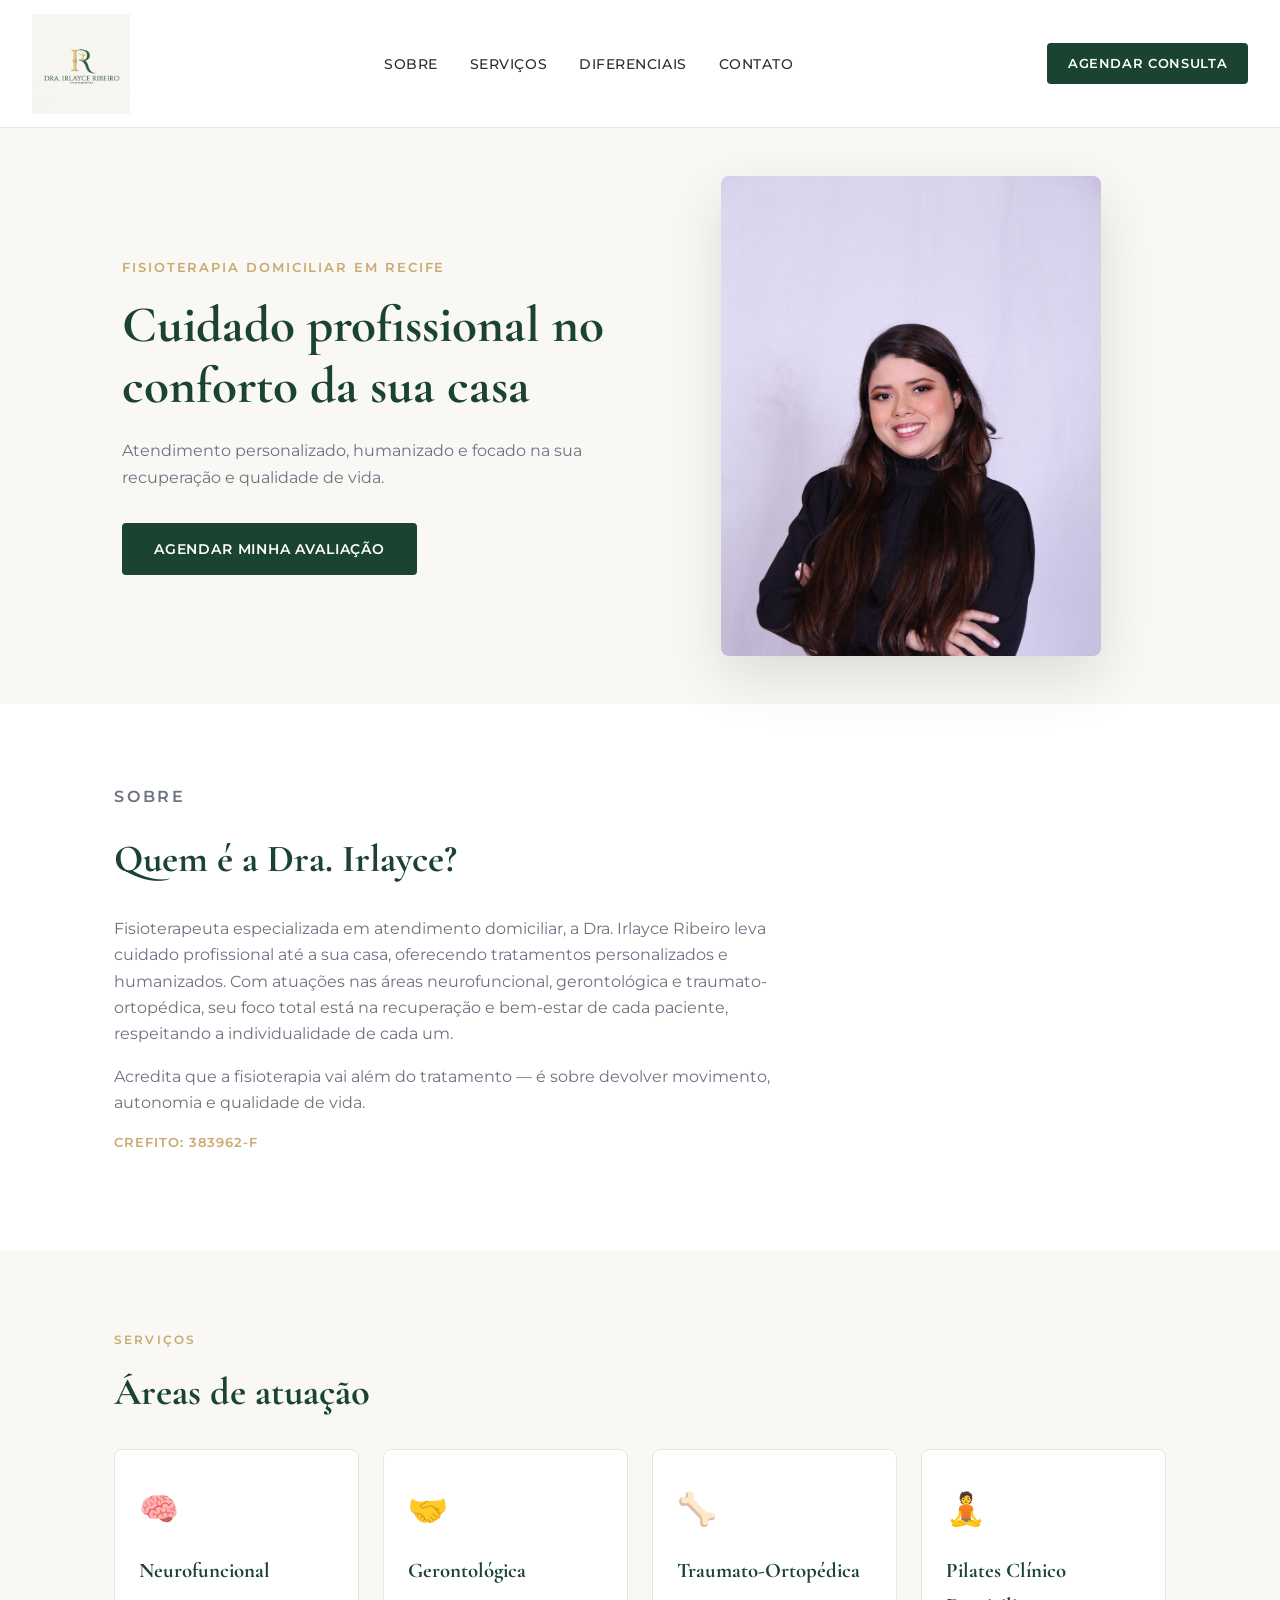
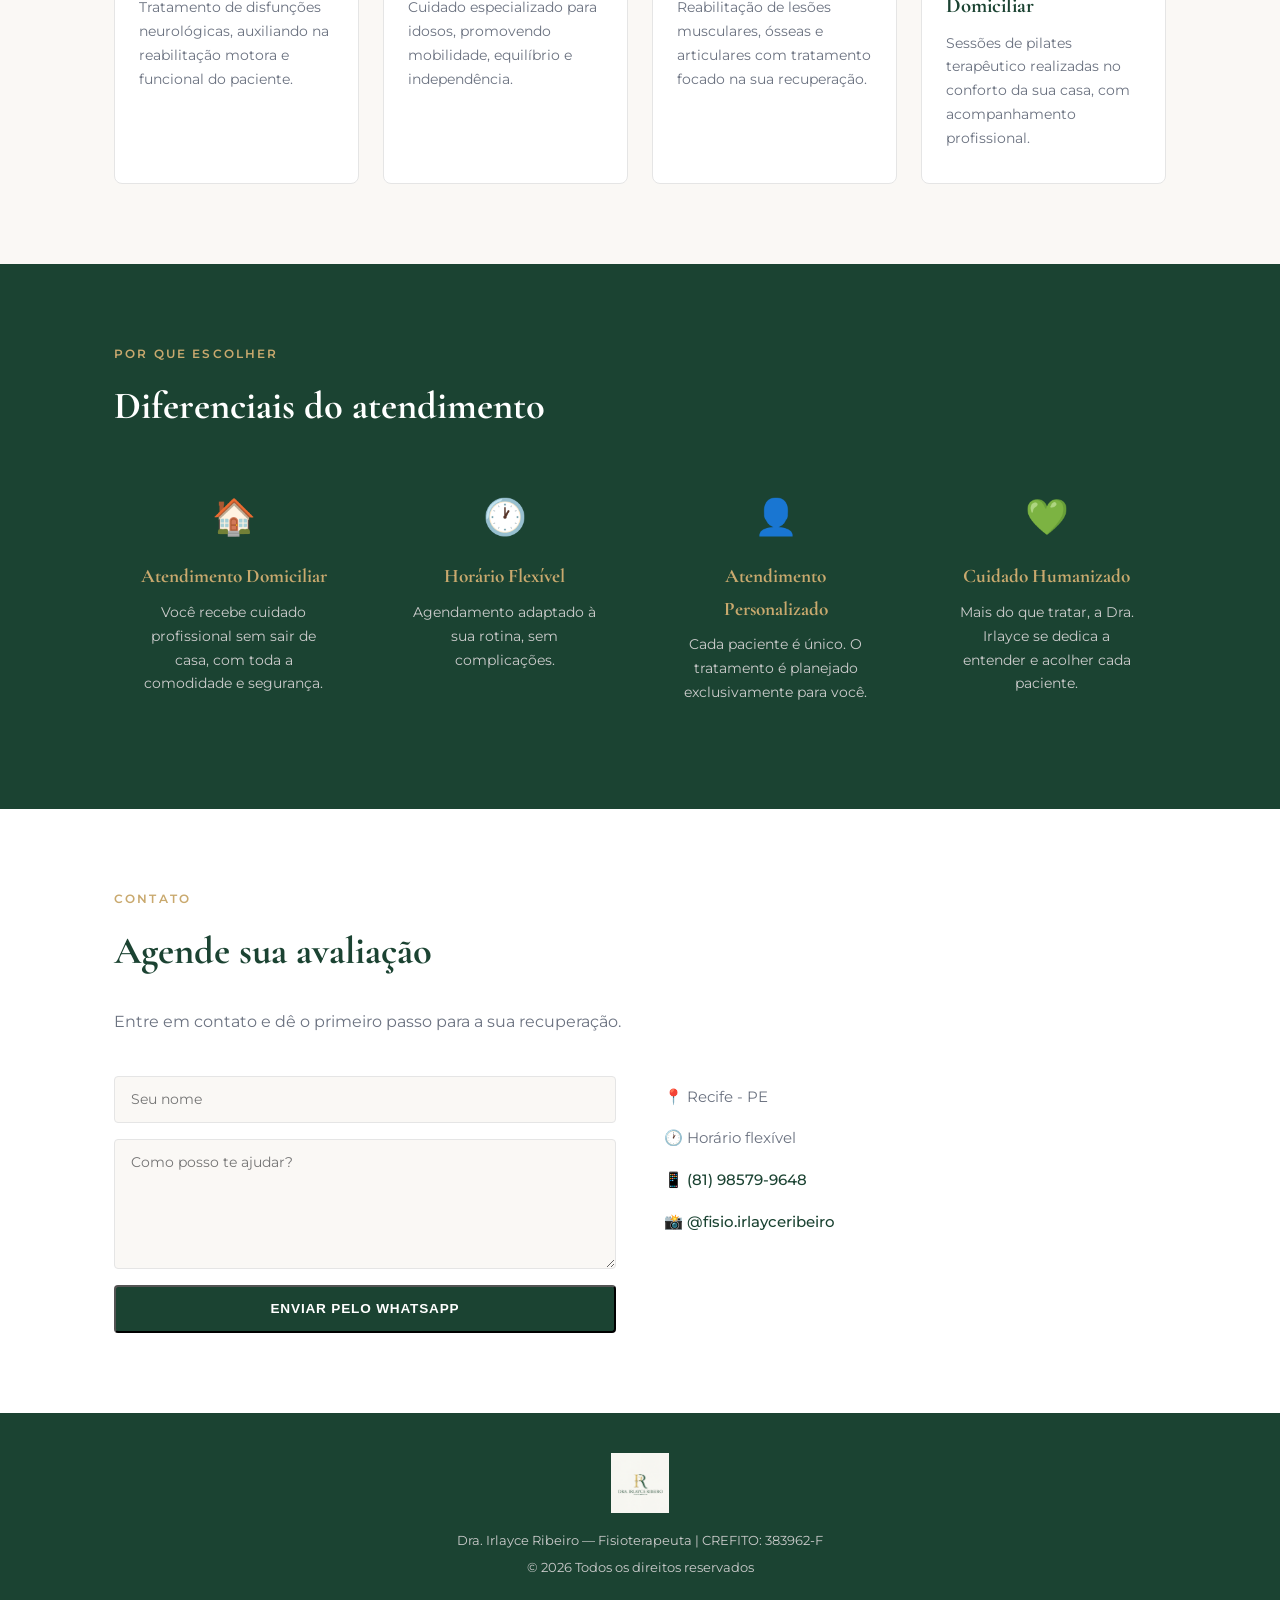
<file: index.html>
<!DOCTYPE html>
<html lang="pt-BR">
<head>
  <meta charset="UTF-8" />
  <meta name="viewport" content="width=device-width, initial-scale=1.0" />
  <meta name="description" content="Dra. Irlayce Ribeiro - Fisioterapeuta em Recife. Atendimento domiciliar nas áreas neurofuncional, gerontológica, traumato-ortopédica e pilates clínico." />
  <title>Dra. Irlayce Ribeiro | Fisioterapeuta em Recife</title>
  <link rel="stylesheet" href="style.css" />
  <link href="https://fonts.googleapis.com/css2?family=Cormorant+Garamond:wght@400;500;600;700&family=Montserrat:wght@300;400;500;600&display=swap" rel="stylesheet" />
</head>
<body>

  <!-- NAVBAR -->
  <nav class="navbar">
    <a href="#topo">
      <img src="img/logo.png" alt="Logo Dra. Irlayce Ribeiro" class="nav-logo" />
    </a>
    <ul class="nav-links">
      <li><a href="#sobre">Sobre</a></li>
      <li><a href="#servicos">Serviços</a></li>
      <li><a href="#diferenciais">Diferenciais</a></li>
      <li><a href="#contato">Contato</a></li>
    </ul>
    <a href="https://wa.me/5581985799648" target="_blank" class="btn-whatsapp-nav">Agendar consulta</a>
  </nav>

  <!-- HERO -->
  <section class="hero" id="topo">
    <div class="hero-texto">
      <p class="hero-subtitulo">Fisioterapia Domiciliar em Recife</p>
      <h1>Cuidado profissional no conforto da sua casa</h1>
      <p class="hero-desc">Atendimento personalizado, humanizado e focado na sua recuperação e qualidade de vida.</p>
      <a href="https://wa.me/5581985799648" target="_blank" class="btn-principal">Agendar minha avaliação</a>
    </div>
    <div class="hero-imagem">
      <img src="img/foto.jpg" alt="Dra. Irlayce Ribeiro - Fisioterapeuta" />
    </div>
  </section>

  <!-- SOBRE -->
  <section class="sobre" id="sobre">
    <div class="container">
      <p class="secao-label">Sobre</p>
      <h2>Quem é a Dra. Irlayce?</h2>
      <p>Fisioterapeuta especializada em atendimento domiciliar, a Dra. Irlayce Ribeiro leva cuidado profissional até a sua casa, oferecendo tratamentos personalizados e humanizados. Com atuações nas áreas neurofuncional, gerontológica e traumato-ortopédica, seu foco total está na recuperação e bem-estar de cada paciente, respeitando a individualidade de cada um.</p>
      <p>Acredita que a fisioterapia vai além do tratamento — é sobre devolver movimento, autonomia e qualidade de vida.</p>
      <p class="crefito">CREFITO: 383962-F</p>
    </div>
  </section>

  <!-- SERVIÇOS -->
  <section class="servicos" id="servicos">
    <div class="container">
      <p class="secao-label">Serviços</p>
      <h2>Áreas de atuação</h2>
      <div class="cards-grid">
        <div class="card">
          <div class="card-icone">🧠</div>
          <h3>Neurofuncional</h3>
          <p>Tratamento de disfunções neurológicas, auxiliando na reabilitação motora e funcional do paciente.</p>
        </div>
        <div class="card">
          <div class="card-icone">🤝</div>
          <h3>Gerontológica</h3>
          <p>Cuidado especializado para idosos, promovendo mobilidade, equilíbrio e independência.</p>
        </div>
        <div class="card">
          <div class="card-icone">🦴</div>
          <h3>Traumato-Ortopédica</h3>
          <p>Reabilitação de lesões musculares, ósseas e articulares com tratamento focado na sua recuperação.</p>
        </div>
        <div class="card">
          <div class="card-icone">🧘</div>
          <h3>Pilates Clínico Domiciliar</h3>
          <p>Sessões de pilates terapêutico realizadas no conforto da sua casa, com acompanhamento profissional.</p>
        </div>
      </div>
    </div>
  </section>

  <!-- DIFERENCIAIS -->
  <section class="diferenciais" id="diferenciais">
    <div class="container">
      <p class="secao-label">Por que escolher</p>
      <h2>Diferenciais do atendimento</h2>
      <div class="diferenciais-grid">
        <div class="diferencial">
          <span>🏠</span>
          <h4>Atendimento Domiciliar</h4>
          <p>Você recebe cuidado profissional sem sair de casa, com toda a comodidade e segurança.</p>
        </div>
        <div class="diferencial">
          <span>🕐</span>
          <h4>Horário Flexível</h4>
          <p>Agendamento adaptado à sua rotina, sem complicações.</p>
        </div>
        <div class="diferencial">
          <span>👤</span>
          <h4>Atendimento Personalizado</h4>
          <p>Cada paciente é único. O tratamento é planejado exclusivamente para você.</p>
        </div>
        <div class="diferencial">
          <span>💚</span>
          <h4>Cuidado Humanizado</h4>
          <p>Mais do que tratar, a Dra. Irlayce se dedica a entender e acolher cada paciente.</p>
        </div>
      </div>
    </div>
  </section>

  <!-- CONTATO -->
  <section class="contato" id="contato">
    <div class="container">
      <p class="secao-label">Contato</p>
      <h2>Agende sua avaliação</h2>
      <p class="contato-desc">Entre em contato e dê o primeiro passo para a sua recuperação.</p>
      <div class="contato-grid">
        <div class="formulario">
          <input type="text" id="nome" placeholder="Seu nome" />
          <textarea id="mensagem" placeholder="Como posso te ajudar?"></textarea>
          <button class="btn-principal" onclick="enviarWhatsApp()">Enviar pelo WhatsApp</button>
        </div>
        <div class="contato-info">
          <p>📍 Recife - PE</p>
          <p>🕐 Horário flexível</p>
          <p>📱 <a href="https://wa.me/5581985799648" target="_blank">(81) 98579-9648</a></p>
          <p>📸 <a href="https://instagram.com/fisio.irlayceribeiro" target="_blank">@fisio.irlayceribeiro</a></p>
        </div>
      </div>
    </div>
  </section>

  <!-- FOOTER -->
  <footer>
    <a href="#topo">
      <img src="img/logo.png" alt="Logo Dra. Irlayce Ribeiro" class="footer-logo" />
    </a>
    <p>Dra. Irlayce Ribeiro — Fisioterapeuta | CREFITO: 383962-F</p>
    <p>© 2026 Todos os direitos reservados</p>
  </footer>

  <script>
    if (history.scrollRestoration) {
      history.scrollRestoration = 'manual';
    }

    window.onload = function() {
      window.scrollTo(0, 0);
    };

    function enviarWhatsApp() {
      const nome = document.getElementById("nome").value.trim();
      const mensagem = document.getElementById("mensagem").value.trim();

      if (!nome) {
        alert("Por favor, informe seu nome.");
        return;
      }

      let texto = `Olá, Dra. Irlayce! Me chamo *${nome}*`;
      if (mensagem) texto += `.\n\n${mensagem}`;
      texto += `.\n\nGostaria de agendar uma avaliação!`;

      const url = `https://wa.me/5581985799648?text=${encodeURIComponent(texto)}`;
      window.open(url, "_blank");
    }
  </script>

</body>
</html>
</file>
<file: style.css>
/* ── RESET & BASE ── */
* {
  margin: 0;
  padding: 0;
  box-sizing: border-box;
}

:root {
  --verde:    #1B4332;
  --dourado:  #C9A96E;
  --offwhite: #FAF8F5;
  --cinza:    #2D2D2D;
  --muted:    #6B7280;
  --branco:   #FFFFFF;
}

html {
  scroll-behavior: smooth;
}

body {
  font-family: 'Montserrat', sans-serif;
  background: var(--offwhite);
  color: var(--cinza);
  font-size: 16px;
  line-height: 1.7;
}

a {
  text-decoration: none;
  color: inherit;
}

img {
  max-width: 100%;
  display: block;
}

.container {
  max-width: 1100px;
  margin: 0 auto;
  padding: 0 1.5rem;
}

/* ── NAVBAR ── */
.navbar {
  position: sticky;
  top: 0;
  z-index: 100;
  background: var(--branco);
  border-bottom: 1px solid #e5e5e5;
  display: flex;
  align-items: center;
  justify-content: space-between;
  padding: .85rem 2rem;
  gap: 1rem;
}

.nav-logo {
  height: 100px;
  width: auto;
  transition: transform .3s ease, filter .3s ease;
  cursor: pointer;
}

.nav-logo:hover {
  transform: scale(1.08);
  filter: drop-shadow(0 0 10px rgba(201, 169, 110, 0.7));
}

.nav-links {
  display: flex;
  list-style: none;
  gap: 2rem;
}

.nav-links a {
  font-size: .85rem;
  font-weight: 500;
  color: var(--cinza);
  letter-spacing: .04em;
  text-transform: uppercase;
  transition: color .2s, transform .2s, letter-spacing .2s;
  display: inline-block;
}

.nav-links a:hover {
  color: var(--dourado);
  transform: scale(1.12);
  letter-spacing: .08em;
}

.btn-whatsapp-nav {
  background: var(--verde);
  color: var(--branco);
  font-size: .8rem;
  font-weight: 600;
  letter-spacing: .05em;
  text-transform: uppercase;
  padding: .6rem 1.3rem;
  border-radius: 4px;
  transition: background .2s, transform .2s;
  white-space: nowrap;
  display: inline-block;
}

.btn-whatsapp-nav:hover {
  background: var(--dourado);
  transform: scale(1.05);
}

/* ── HERO ── */
.hero {
  display: flex;
  align-items: center;
  justify-content: space-between;
  gap: 3rem;
  min-height: auto;
  padding: 3rem 2rem;
  max-width: 1100px;
  margin: 0 auto;
}

.hero-texto {
  flex: 1;
  max-width: 540px;
}

.hero-subtitulo {
  font-size: .8rem;
  font-weight: 600;
  letter-spacing: .15em;
  text-transform: uppercase;
  color: var(--dourado);
  margin-bottom: 1rem;
}

.hero-texto h1 {
  font-family: 'Cormorant Garamond', serif;
  font-size: 3.2rem;
  font-weight: 700;
  line-height: 1.2;
  color: var(--verde);
  margin-bottom: 1.2rem;
}

.hero-desc {
  font-size: 1rem;
  color: var(--muted);
  margin-bottom: 2rem;
}

.btn-principal {
  display: inline-block;
  background: var(--verde);
  color: var(--branco);
  font-size: .85rem;
  font-weight: 600;
  letter-spacing: .06em;
  text-transform: uppercase;
  padding: .9rem 2rem;
  border-radius: 4px;
  transition: background .2s, transform .2s;
}

.btn-principal:hover {
  background: var(--dourado);
  transform: scale(1.04);
}

.hero-imagem {
  flex: 1;
  display: flex;
  justify-content: center;
}

.hero-imagem img {
  width: 100%;
  max-width: 380px;
  height: 480px;
  object-fit: cover;
  object-position: center 5%;
  border-radius: 8px;
  box-shadow: 0 20px 60px rgba(0,0,0,.12);
}

/* ── SEÇÕES ── */
section {
  padding: 5rem 0;
}

.secao-label {
  font-size: .75rem;
  font-weight: 600;
  letter-spacing: .18em;
  text-transform: uppercase;
  color: var(--dourado);
  margin-bottom: .6rem;
}

section h2 {
  font-family: 'Cormorant Garamond', serif;
  font-size: 2.4rem;
  font-weight: 700;
  color: var(--verde);
  margin-bottom: 1.5rem;
}

/* ── SOBRE ── */
.sobre {
  background: var(--branco);
}

.sobre p {
  font-size: .97rem;
  color: var(--muted);
  margin-bottom: 1rem;
  max-width: 700px;
}

.crefito {
  font-size: .8rem !important;
  font-weight: 600;
  color: var(--dourado) !important;
  letter-spacing: .08em;
  margin-top: 1rem !important;
}

/* ── SERVIÇOS ── */
.servicos {
  background: var(--offwhite);
}

.cards-grid {
  display: grid;
  grid-template-columns: repeat(auto-fit, minmax(230px, 1fr));
  gap: 1.5rem;
  margin-top: 1rem;
}

.card {
  background: var(--branco);
  border: 1px solid #e5e5e5;
  border-radius: 8px;
  padding: 2rem 1.5rem;
  transition: box-shadow .2s, transform .2s;
}

.card:hover {
  box-shadow: 0 8px 30px rgba(0,0,0,.08);
  transform: translateY(-4px);
}

.card-icone {
  font-size: 2rem;
  margin-bottom: 1rem;
}

.card h3 {
  font-family: 'Cormorant Garamond', serif;
  font-size: 1.3rem;
  font-weight: 700;
  color: var(--verde);
  margin-bottom: .5rem;
}

.card p {
  font-size: .88rem;
  color: var(--muted);
}

/* ── DIFERENCIAIS ── */
.diferenciais {
  background: var(--verde);
}

.diferenciais .secao-label {
  color: var(--dourado);
}

.diferenciais h2 {
  color: var(--branco);
}

.diferenciais-grid {
  display: grid;
  grid-template-columns: repeat(auto-fit, minmax(220px, 1fr));
  gap: 2rem;
  margin-top: 1rem;
}

.diferencial {
  text-align: center;
  padding: 1.5rem;
}

.diferencial span {
  font-size: 2.2rem;
  display: block;
  margin-bottom: .8rem;
}

.diferencial h4 {
  font-family: 'Cormorant Garamond', serif;
  font-size: 1.2rem;
  font-weight: 700;
  color: var(--dourado);
  margin-bottom: .5rem;
}

.diferencial p {
  font-size: .88rem;
  color: #ccc;
}

/* ── CONTATO ── */
.contato {
  background: var(--branco);
}

.contato-desc {
  color: var(--muted);
  margin-bottom: 2.5rem;
}

.contato-grid {
  display: grid;
  grid-template-columns: 1fr 1fr;
  gap: 3rem;
  align-items: start;
}

.formulario {
  display: flex;
  flex-direction: column;
  gap: 1rem;
}

.formulario input,
.formulario textarea {
  background: var(--offwhite);
  border: 1px solid #e5e5e5;
  border-radius: 4px;
  padding: .85rem 1rem;
  font-family: 'Montserrat', sans-serif;
  font-size: .9rem;
  color: var(--cinza);
  outline: none;
  transition: border-color .2s;
  width: 100%;
}

.formulario input:focus,
.formulario textarea:focus {
  border-color: var(--dourado);
}

.formulario textarea {
  height: 130px;
  resize: vertical;
}

.contato-info {
  display: flex;
  flex-direction: column;
  gap: 1rem;
  padding-top: .5rem;
}

.contato-info p {
  font-size: .95rem;
  color: var(--muted);
}

.contato-info a {
  color: var(--verde);
  font-weight: 500;
  transition: color .2s;
}

.contato-info a:hover {
  color: var(--dourado);
}

/* ── FOOTER ── */
footer {
  background: var(--verde);
  color: var(--branco);
  text-align: center;
  padding: 2.5rem 1rem;
}

.footer-logo {
  height: 60px;
  width: auto;
  margin: 0 auto 1rem;
  transition: transform .3s ease, filter .3s ease;
  cursor: pointer;
}

.footer-logo:hover {
  transform: scale(1.08);
  filter: drop-shadow(0 0 10px rgba(201, 169, 110, 0.7));
}

footer p {
  font-size: .82rem;
  color: #ccc;
  margin-bottom: .3rem;
}

/* ── RESPONSIVO ── */
@media (max-width: 768px) {
  .navbar {
    flex-wrap: wrap;
    padding: .85rem 1rem;
  }

  .nav-links {
    display: none;
  }

  .hero {
    flex-direction: column;
    text-align: center;
    padding: 3rem 1.5rem;
    min-height: auto;
  }

  .hero-texto h1 {
    font-size: 2.2rem;
  }

  .hero-imagem img {
    height: 400px;
    max-width: 100%;
  }

  .contato-grid {
    grid-template-columns: 1fr;
    gap: 2rem;
  }

  section h2 {
    font-size: 1.9rem;
  }
}
</file>
